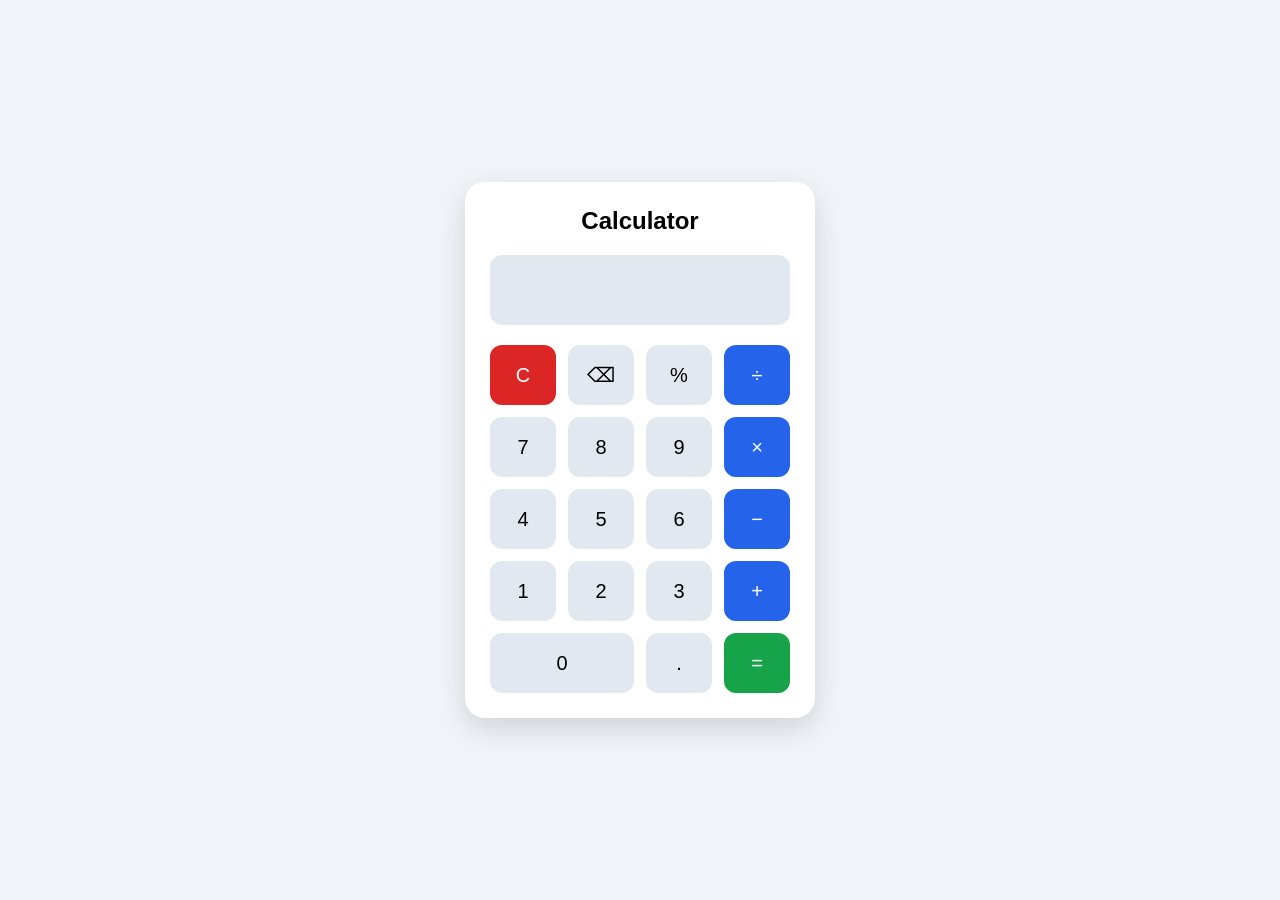
<file: Task 2          Calculator/index.html>
<!DOCTYPE html>
<html lang="en">
<head>
    <meta charset="UTF-8">
    <meta name="viewport" content="width=device-width, initial-scale=1.0">
    <title>Calculator</title>
    <link rel="stylesheet" href="style.css">
</head>

<body>

    <div class="calculator">

        <h2>Calculator</h2>

        <input type="text" id="display" readonly>

        <div class="buttons">

            <button class="clear" onclick="clearDisplay()">C</button>
            <button onclick="deleteLast()">⌫</button>
            <button onclick="appendValue('%')">%</button>
            <button class="operator" onclick="appendValue('/')">÷</button>

            <button onclick="appendValue('7')">7</button>
            <button onclick="appendValue('8')">8</button>
            <button onclick="appendValue('9')">9</button>
            <button class="operator" onclick="appendValue('*')">×</button>

            <button onclick="appendValue('4')">4</button>
            <button onclick="appendValue('5')">5</button>
            <button onclick="appendValue('6')">6</button>
            <button class="operator" onclick="appendValue('-')">−</button>

            <button onclick="appendValue('1')">1</button>
            <button onclick="appendValue('2')">2</button>
            <button onclick="appendValue('3')">3</button>
            <button class="operator" onclick="appendValue('+')">+</button>

            <button onclick="appendValue('0')" class="zero">0</button>
            <button onclick="appendValue('.')">.</button>
            <button class="equal" onclick="calculate()">=</button>

        </div>

    </div>

    <script src="script.js"></script>

</body>
</html>
</file>
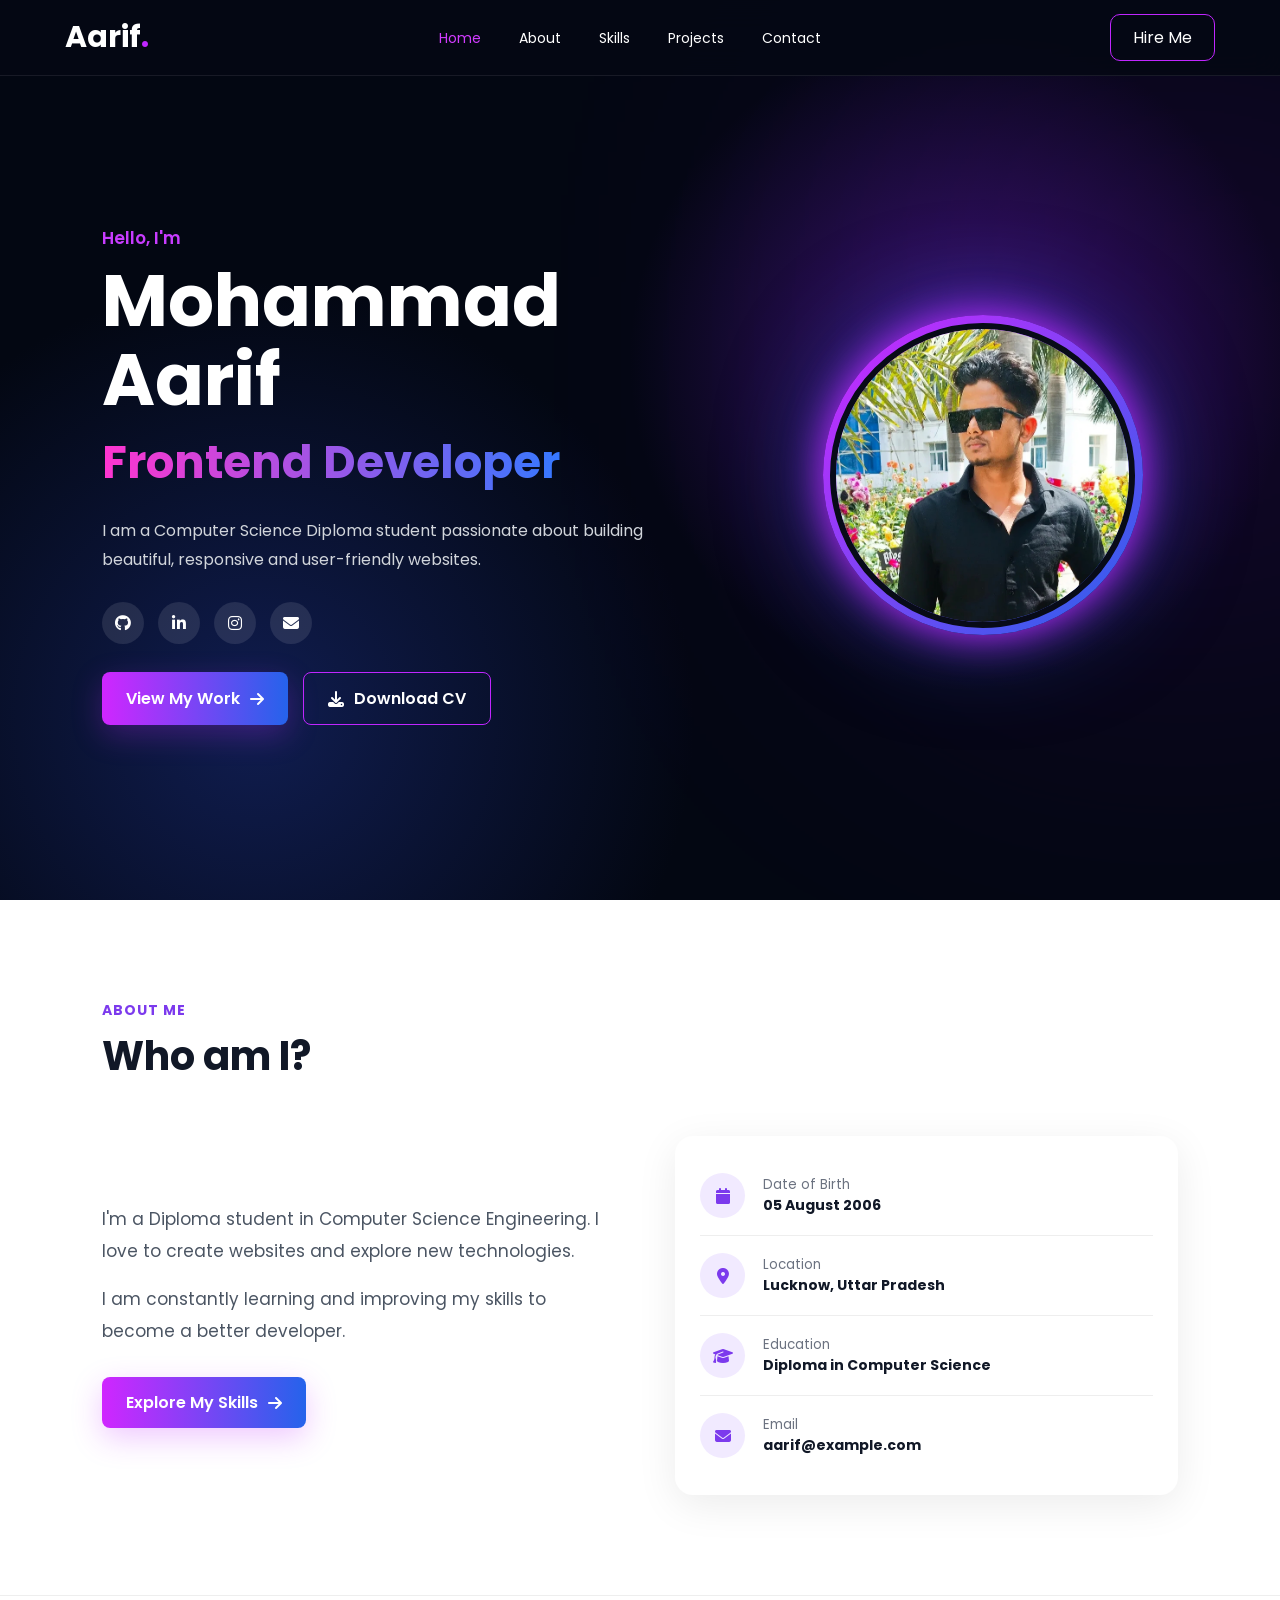
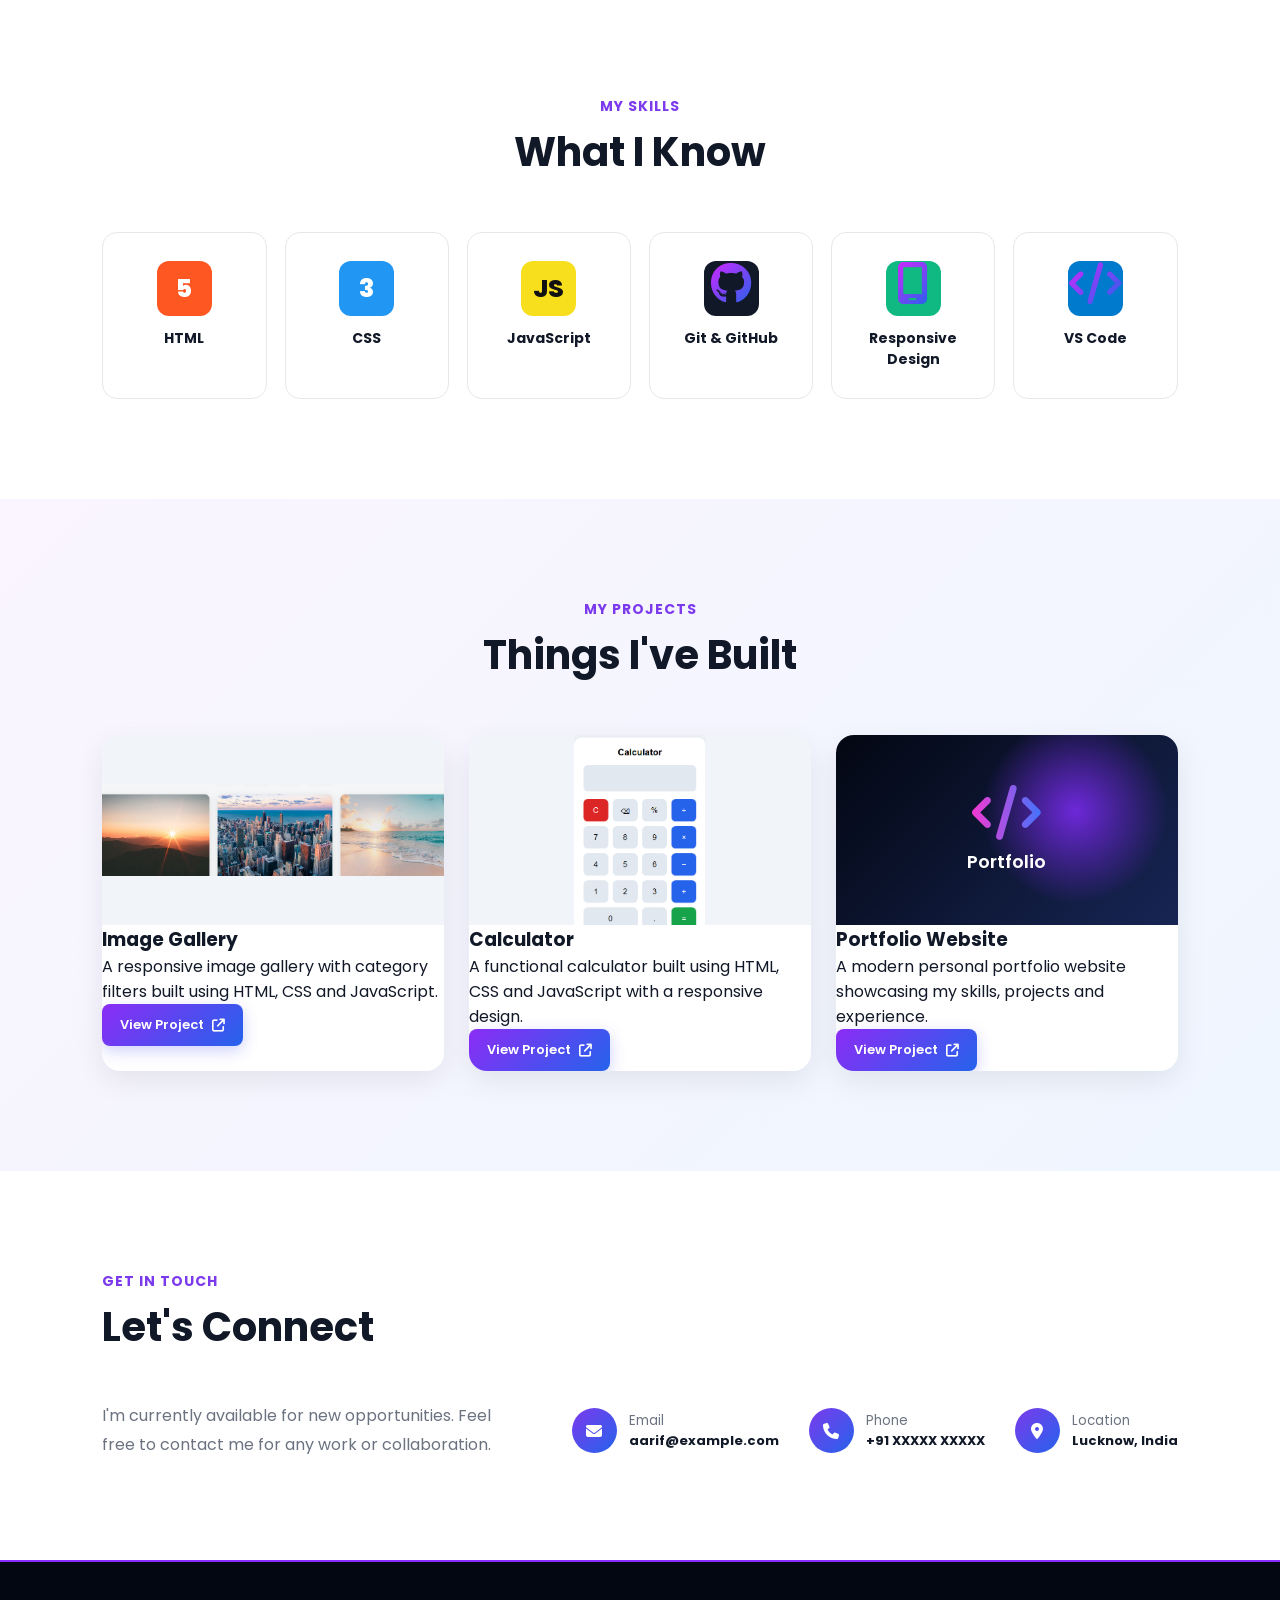
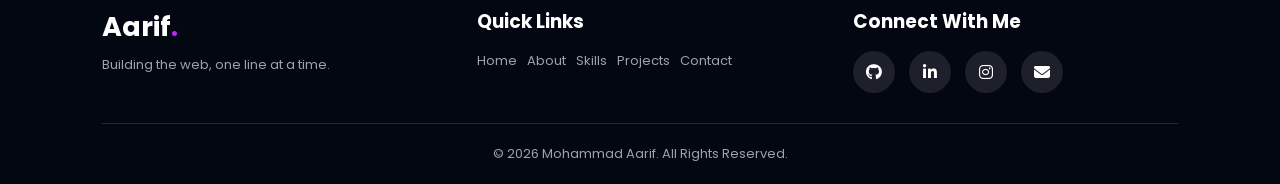
<file: Task 3     portfolio/index.html>
<!doctype html>
<html lang="en">
  <head>
    <meta charset="UTF-8" />
    <meta name="viewport" content="width=device-width, initial-scale=1.0" />

    <title>Mohammad Aarif | Frontend Developer</title>

    <link rel="stylesheet" href="style.css" />

    <!-- Font Awesome Icons -->
    <link
      rel="stylesheet"
      href="https://cdnjs.cloudflare.com/ajax/libs/font-awesome/6.5.2/css/all.min.css"
    />
  </head>

  <body>
    <!-- NAVBAR -->
    <header>
      <nav class="navbar">
        <a href="#home" class="logo"> Aarif<span>.</span> </a>

        <ul class="nav-links">
          <li><a href="#home" class="active">Home</a></li>
          <li><a href="#about">About</a></li>
          <li><a href="#skills">Skills</a></li>
          <li><a href="#projects">Projects</a></li>
          <li><a href="#contact">Contact</a></li>
        </ul>

        <a href="#contact" class="hire-btn">Hire Me</a>
      </nav>
    </header>

    <!-- HOME -->
    <section id="home" class="hero">
      <div class="hero-content">
        <p class="hello">Hello, I'm</p>

        <h1>Mohammad Aarif</h1>

        <h2>
          <span>Frontend Developer</span>
        </h2>

        <p class="hero-description">
          I am a Computer Science Diploma student passionate about building
          beautiful, responsive and user-friendly websites.
        </p>

        <div class="social-icons">
          <a href="#" target="_blank">
            <i class="fa-brands fa-github"></i>
          </a>

          <a href="#" target="_blank">
            <i class="fa-brands fa-linkedin-in"></i>
          </a>

          <a href="#" target="_blank">
            <i class="fa-brands fa-instagram"></i>
          </a>

          <a href="mailto:aarif@example.com">
            <i class="fa-solid fa-envelope"></i>
          </a>
        </div>

        <div class="hero-buttons">
          <a href="#projects" class="main-btn">
            View My Work <i class="fa-solid fa-arrow-right"></i>
          </a>

          <a href="#" class="cv-btn">
            <i class="fa-solid fa-download"></i>
            Download CV
          </a>
        </div>
      </div>

      <!-- PROFILE IMAGE -->
      <div class="hero-image">
        <div class="image-glow"></div>

        <img src="profile.jpg.jpg" alt="Mohammad Aarif" />
      </div>
    </section>

    <!-- ABOUT -->
    <section id="about" class="about section">
      <div class="section-title">
        <p>ABOUT ME</p>
        <h2>Who am I?</h2>
      </div>

      <div class="about-container">
        <div class="about-text">
          <p>
            I'm a Diploma student in Computer Science Engineering. I love to
            create websites and explore new technologies.
          </p>

          <p>
            I am constantly learning and improving my skills to become a better
            developer.
          </p>

          <a href="#skills" class="main-btn">
            Explore My Skills
            <i class="fa-solid fa-arrow-right"></i>
          </a>
        </div>

        <div class="about-info">
          <div class="info-item">
            <i class="fa-solid fa-calendar"></i>
            <div>
              <small>Date of Birth</small>
              <strong>05 August 2006</strong>
            </div>
          </div>

          <div class="info-item">
            <i class="fa-solid fa-location-dot"></i>
            <div>
              <small>Location</small>
              <strong>Lucknow, Uttar Pradesh</strong>
            </div>
          </div>

          <div class="info-item">
            <i class="fa-solid fa-graduation-cap"></i>
            <div>
              <small>Education</small>
              <strong>Diploma in Computer Science</strong>
            </div>
          </div>

          <div class="info-item">
            <i class="fa-solid fa-envelope"></i>
            <div>
              <small>Email</small>
              <strong>aarif@example.com</strong>
            </div>
          </div>
        </div>
      </div>
    </section>

    <!-- SKILLS -->
    <section id="skills" class="skills section">
      <div class="section-title center">
        <p>MY SKILLS</p>
        <h2>What I Know</h2>
      </div>

      <div class="skills-container">
        <div class="skill-card html-skill">
          <div class="skill-logo">5</div>
          <h3>HTML</h3>
        </div>

        <div class="skill-card css-skill">
          <div class="skill-logo">3</div>
          <h3>CSS</h3>
        </div>

        <div class="skill-card js-skill">
          <div class="skill-logo">JS</div>
          <h3>JavaScript</h3>
        </div>

        <div class="skill-card github-skill">
          <div class="skill-logo">
            <i class="fa-brands fa-github"></i>
          </div>
          <h3>Git & GitHub</h3>
        </div>

        <div class="skill-card responsive-skill">
          <div class="skill-logo">
            <i class="fa-solid fa-mobile-screen"></i>
          </div>
          <h3>Responsive Design</h3>
        </div>

        <div class="skill-card vscode-skill">
          <div class="skill-logo">
            <i class="fa-solid fa-code"></i>
          </div>
          <h3>VS Code</h3>
        </div>
      </div>
    </section>

    <!-- PROJECTS -->
    <section id="projects" class="projects section">
      <div class="section-title center">
        <p>MY PROJECTS</p>
        <h2>Things I've Built</h2>
      </div>

      <div class="projects-container">
        <!-- IMAGE GALLERY -->
        <div class="project-card">
          <div class="project-image">
            <img src="gallery.png.png" alt="Image Gallery Project" />
          </div>

          <div class="project-content">
            <h3>Image Gallery</h3>

            <p>
              A responsive image gallery with category filters built using HTML,
              CSS and JavaScript.
            </p>

            <a
              href="https://m-aarif-coder.github.io/CodeAlfa-frontend-task/task-1-image-gallery/"
              style="
                display: inline-flex;
                align-items: center;
                gap: 8px;
                padding: 11px 18px;
                background: linear-gradient(135deg, #8b2cf5, #2563eb);
                color: white;
                border-radius: 8px;
                text-decoration: none;
                font-size: 13px;
                font-weight: 600;
                box-shadow: 0 5px 15px rgba(99, 102, 241, 0.3);
              "
            >
              View Project
              <i class="fa-solid fa-arrow-up-right-from-square"></i>
            </a>
          </div>
        </div>

        <!-- CALCULATOR -->
        <div class="project-card">
          <div class="project-image">
            <img src="calcuator.png.png" alt="Calculator Project" />
          </div>

          <div class="project-content">
            <h3>Calculator</h3>

            <p>
              A functional calculator built using HTML, CSS and JavaScript with
              a responsive design.
            </p>

            <a
              href="https://m-aarif-coder.github.io/CodeAlfa-frontend-task/task-2-calculator/"
              style="
                display: inline-flex;
                align-items: center;
                gap: 8px;
                padding: 11px 18px;
                background: linear-gradient(135deg, #8b2cf5, #2563eb);
                color: white;
                border-radius: 8px;
                text-decoration: none;
                font-size: 13px;
                font-weight: 600;
                box-shadow: 0 5px 15px rgba(99, 102, 241, 0.3);
              "
            >
              View Project
              <i class="fa-solid fa-arrow-up-right-from-square"></i>
            </a>
          </div>
        </div>

        <!-- PORTFOLIO -->
        <div class="project-card">
          <div class="project-image portfolio-project">
            <div>
              <i class="fa-solid fa-code"></i>
              <span>Portfolio</span>
            </div>
          </div>

          <div class="project-content">
            <h3>Portfolio Website</h3>

            <p>
              A modern personal portfolio website showcasing my skills, projects
              and experience.
            </p>

            <a
              href="https://m-aarif-coder.github.io/CodeAlfa-frontend-task/task-3-portfolio/"
              style="
                display: inline-flex;
                align-items: center;
                gap: 8px;
                padding: 11px 18px;
                background: linear-gradient(135deg, #8b2cf5, #2563eb);
                color: white;
                border-radius: 8px;
                text-decoration: none;
                font-size: 13px;
                font-weight: 600;
                box-shadow: 0 5px 15px rgba(99, 102, 241, 0.3);
              "
            >
              View Project
              <i class="fa-solid fa-arrow-up-right-from-square"></i>
            </a>
          </div>
        </div>
      </div>
    </section>

    <!-- CONTACT -->
    <section id="contact" class="contact section">
      <div class="section-title">
        <p>GET IN TOUCH</p>
        <h2>Let's Connect</h2>
      </div>

      <div class="contact-container">
        <div class="contact-text">
          <p>
            I'm currently available for new opportunities. Feel free to contact
            me for any work or collaboration.
          </p>
        </div>

        <div class="contact-info">
          <div class="contact-item">
            <i class="fa-solid fa-envelope"></i>
            <div>
              <small>Email</small>
              <strong>aarif@example.com</strong>
            </div>
          </div>

          <div class="contact-item">
            <i class="fa-solid fa-phone"></i>
            <div>
              <small>Phone</small>
              <strong>+91 XXXXX XXXXX</strong>
            </div>
          </div>

          <div class="contact-item">
            <i class="fa-solid fa-location-dot"></i>
            <div>
              <small>Location</small>
              <strong>Lucknow, India</strong>
            </div>
          </div>
        </div>
      </div>
    </section>

    <!-- FOOTER -->
    <footer>
      <div class="footer-container">
        <div>
          <h2>Aarif<span>.</span></h2>
          <p>Building the web, one line at a time.</p>
        </div>

        <div>
          <h3>Quick Links</h3>

          <div class="footer-links">
            <a href="#home">Home</a>
            <a href="#about">About</a>
            <a href="#skills">Skills</a>
            <a href="#projects">Projects</a>
            <a href="#contact">Contact</a>
          </div>
        </div>

        <div>
          <h3>Connect With Me</h3>

          <div class="social-icons footer-social">
            <a href="#">
              <i class="fa-brands fa-github"></i>
            </a>

            <a href="#">
              <i class="fa-brands fa-linkedin-in"></i>
            </a>

            <a href="#">
              <i class="fa-brands fa-instagram"></i>
            </a>

            <a href="mailto:aarif@example.com">
              <i class="fa-solid fa-envelope"></i>
            </a>
          </div>
        </div>
      </div>

      <div class="copyright">© 2026 Mohammad Aarif. All Rights Reserved.</div>
    </footer>

    <!-- SCROLL TOP -->
    <button id="scrollTop">
      <i class="fa-solid fa-arrow-up"></i>
    </button>

    <script src="script.js"></script>
  </body>
</html>
</file>
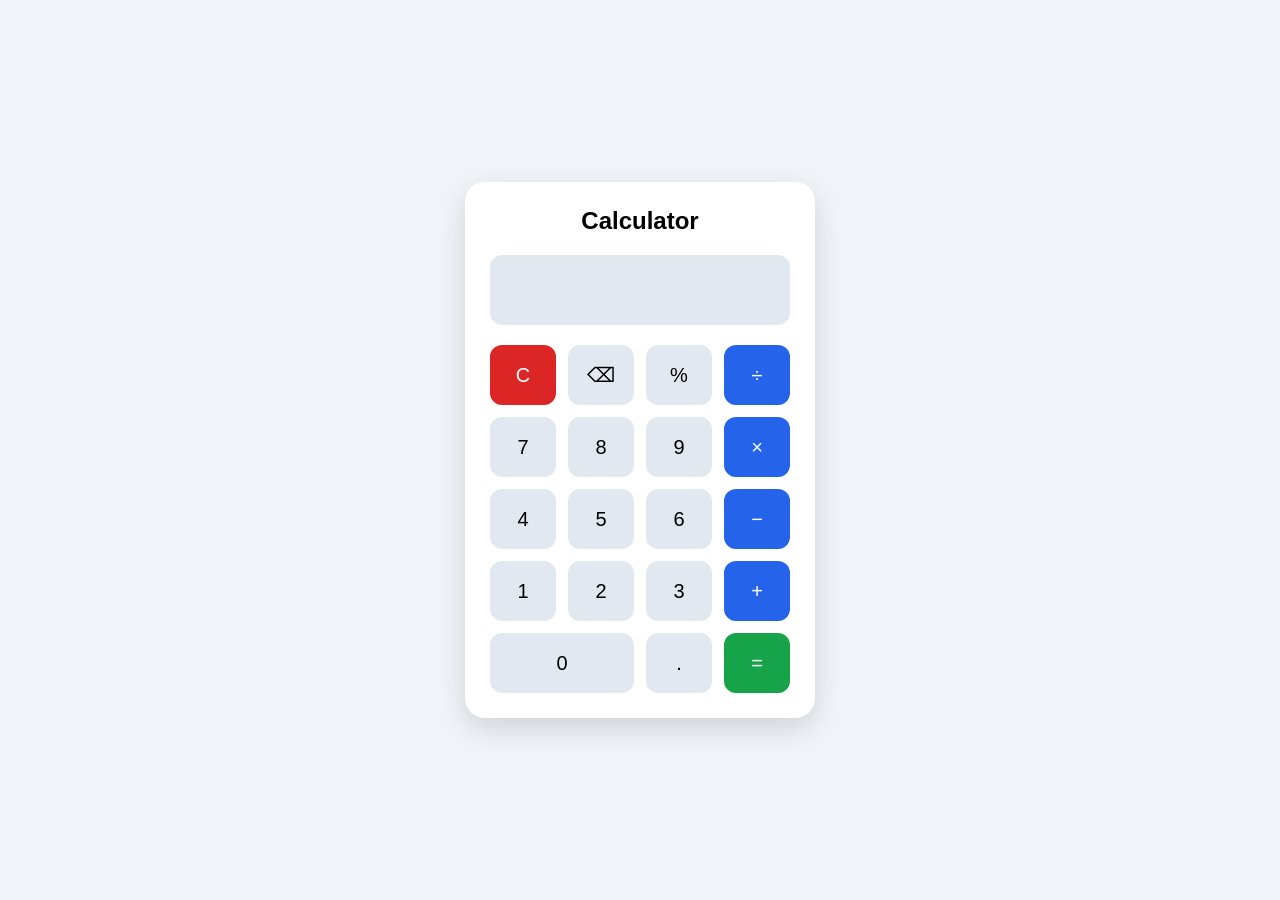
<file: task-2-calculator/index.html>
<!DOCTYPE html>
<html lang="en">
<head>
    <meta charset="UTF-8">
    <meta name="viewport" content="width=device-width, initial-scale=1.0">
    <title>Calculator</title>
    <link rel="stylesheet" href="style.css">
</head>

<body>

    <div class="calculator">

        <h2>Calculator</h2>

        <input type="text" id="display" readonly>

        <div class="buttons">

            <button class="clear" onclick="clearDisplay()">C</button>
            <button onclick="deleteLast()">⌫</button>
            <button onclick="appendValue('%')">%</button>
            <button class="operator" onclick="appendValue('/')">÷</button>

            <button onclick="appendValue('7')">7</button>
            <button onclick="appendValue('8')">8</button>
            <button onclick="appendValue('9')">9</button>
            <button class="operator" onclick="appendValue('*')">×</button>

            <button onclick="appendValue('4')">4</button>
            <button onclick="appendValue('5')">5</button>
            <button onclick="appendValue('6')">6</button>
            <button class="operator" onclick="appendValue('-')">−</button>

            <button onclick="appendValue('1')">1</button>
            <button onclick="appendValue('2')">2</button>
            <button onclick="appendValue('3')">3</button>
            <button class="operator" onclick="appendValue('+')">+</button>

            <button onclick="appendValue('0')" class="zero">0</button>
            <button onclick="appendValue('.')">.</button>
            <button class="equal" onclick="calculate()">=</button>

        </div>

    </div>

    <script src="script.js"></script>

</body>
</html>
</file>
<file: Task 2          Calculator/style.css>
* {
    margin: 0;
    padding: 0;
    box-sizing: border-box;
}

body {
    min-height: 100vh;
    display: flex;
    justify-content: center;
    align-items: center;

    font-family: Arial, sans-serif;
    background: #f1f5f9;
}

.calculator {
    width: 350px;
    padding: 25px;

    background: white;
    border-radius: 20px;

    box-shadow: 0 10px 30px rgba(0, 0, 0, 0.15);
}

.calculator h2 {
    text-align: center;
    margin-bottom: 20px;
}

#display {
    width: 100%;
    height: 70px;

    border: none;
    border-radius: 12px;

    background: #e2e8f0;

    text-align: right;
    font-size: 30px;

    padding: 10px 15px;
    margin-bottom: 20px;
}

.buttons {
    display: grid;
    grid-template-columns: repeat(4, 1fr);
    gap: 12px;
}

button {
    height: 60px;

    border: none;
    border-radius: 12px;

    font-size: 20px;
    cursor: pointer;

    background: #e2e8f0;

    transition: 0.2s;
}

button:hover {
    transform: scale(1.05);
}

.operator {
    background: #2563eb;
    color: white;
}

.equal {
    background: #16a34a;
    color: white;
}

.clear {
    background: #dc2626;
    color: white;
}

.zero {
    grid-column: span 2;
}

@media (max-width: 400px) {

    .calculator {
        width: 90%;
    }

    button {
        height: 55px;
    }
}
</file>
<file: Task 3     portfolio/style.css>
@import url('https://fonts.googleapis.com/css2?family=Poppins:wght@300;400;500;600;700;800&display=swap');

* {
    margin: 0;
    padding: 0;
    box-sizing: border-box;
    scroll-behavior: smooth;
}

body {
    font-family: 'Poppins', sans-serif;
    color: #111827;
    background: #ffffff;
    overflow-x: hidden;
}

a {
    text-decoration: none;
}

ul {
    list-style: none;
}


/* ================= NAVBAR ================= */

header {
    position: fixed;
    top: 0;
    width: 100%;
    z-index: 1000;
    background: rgba(5, 8, 20, 0.9);
    backdrop-filter: blur(15px);
    border-bottom: 1px solid rgba(255,255,255,0.08);
}

.navbar {
    max-width: 1200px;
    margin: auto;
    height: 75px;
    padding: 0 25px;

    display: flex;
    align-items: center;
    justify-content: space-between;
}

.logo {
    color: white;
    font-size: 30px;
    font-weight: 700;
}

.logo span,
footer span {
    color: #c026ff;
}

.nav-links {
    display: flex;
    gap: 38px;
}

.nav-links a {
    color: white;
    font-size: 14px;
    transition: 0.3s;
}

.nav-links a:hover,
.nav-links a.active {
    color: #d13cff;
}

.hire-btn {
    color: white;
    border: 1px solid #c026ff;
    padding: 10px 22px;
    border-radius: 10px;
    transition: 0.3s;
}

.hire-btn:hover {
    background: linear-gradient(90deg, #c026ff, #2563eb);
}


/* ================= HERO ================= */

.hero {
    min-height: 100vh;
    padding: 130px 8% 80px;

    display: flex;
    align-items: center;
    justify-content: space-between;

    position: relative;
    overflow: hidden;

    color: white;

    background:
        radial-gradient(circle at 75% 40%, #35136b 0%, transparent 30%),
        radial-gradient(circle at 20% 80%, #101d50 0%, transparent 35%),
        #030712;
}

.hero::before {
    content: "";
    position: absolute;
    width: 500px;
    height: 500px;
    background: #9d00ff;
    filter: blur(180px);
    opacity: 0.15;
    right: -150px;
    top: 100px;
}

.hero-content {
    max-width: 650px;
    z-index: 2;
}

.hello {
    color: #c83cff;
    font-size: 17px;
    font-weight: 600;
}

.hero h1 {
    font-size: clamp(45px, 6vw, 72px);
    line-height: 1.1;
    margin: 10px 0;
}

.hero h2 {
    font-size: clamp(28px, 4vw, 45px);
    margin-bottom: 20px;
}

.hero h2 span {
    background: linear-gradient(90deg, #ff35cf, #3678ff);
    -webkit-background-clip: text;
    color: transparent;
}

.hero-description {
    color: #d1d5db;
    line-height: 1.8;
    max-width: 600px;
}

.social-icons {
    display: flex;
    gap: 14px;
    margin: 28px 0;
}

.social-icons a {
    width: 42px;
    height: 42px;

    display: flex;
    align-items: center;
    justify-content: center;

    color: white;
    background: rgba(255,255,255,0.1);
    border-radius: 50%;

    transition: 0.3s;
}

.social-icons a:hover {
    transform: translateY(-5px);
    background: linear-gradient(135deg, #c026ff, #2563eb);
}

.hero-buttons {
    display: flex;
    gap: 15px;
    flex-wrap: wrap;
}

.main-btn,
.cv-btn {
    display: inline-flex;
    align-items: center;
    gap: 10px;

    padding: 13px 24px;
    border-radius: 8px;
    font-weight: 600;

    transition: 0.3s;
}

.main-btn {
    color: white;
    background: linear-gradient(90deg, #d026ff, #2563eb);
    box-shadow: 0 10px 30px rgba(192,38,255,0.25);
}

.main-btn:hover {
    transform: translateY(-3px);
}

.cv-btn {
    color: white;
    border: 1px solid #c026ff;
}

.cv-btn:hover {
    background: rgba(192,38,255,0.15);
}


/* PROFILE IMAGE */

.hero-image {
    width: 390px;
    height: 390px;
    position: relative;
    display: flex;
    align-items: center;
    justify-content: center;
}

.hero-image::before {
    content: "";
    position: absolute;
    width: 320px;
    height: 320px;

    border-radius: 50%;

    background: linear-gradient(135deg, #d026ff, #2563eb);

    box-shadow:
        0 0 40px #c026ff,
        0 0 100px rgba(37,99,235,0.5);
}

.hero-image img {
    width: 305px;
    height: 305px;

    object-fit: cover;
    border-radius: 50%;

    position: relative;
    z-index: 2;

    border: 6px solid #080b18;
}


/* ================= SECTIONS ================= */

.section {
    padding: 100px 8%;
}

.section-title p {
    color: #7c3aed;
    font-size: 14px;
    font-weight: 700;
    letter-spacing: 1px;
}

.section-title h2 {
    font-size: 40px;
    margin-top: 5px;
}

.center {
    text-align: center;
}


/* ================= ABOUT ================= */

.about {
    background: #ffffff;
}

.about-container {
    max-width: 1150px;
    margin: 50px auto 0;

    display: grid;
    grid-template-columns: 1fr 1fr;
    gap: 70px;
    align-items: center;
}

.about-text p {
    font-size: 17px;
    color: #4b5563;
    line-height: 1.9;
    margin-bottom: 15px;
}

.about-text .main-btn {
    margin-top: 15px;
}

.about-info {
    padding: 20px 25px;

    background: white;
    border-radius: 18px;

    box-shadow: 0 10px 40px rgba(0,0,0,0.08);
}

.info-item {
    display: flex;
    align-items: center;
    gap: 18px;

    padding: 17px 0;
    border-bottom: 1px solid #eee;
}

.info-item:last-child {
    border-bottom: none;
}

.info-item > i {
    width: 45px;
    height: 45px;

    display: flex;
    align-items: center;
    justify-content: center;

    border-radius: 50%;

    color: #7c3aed;
    background: #f1eaff;
}

.info-item div {
    display: flex;
    flex-direction: column;
}

.info-item small {
    color: #6b7280;
}

.info-item strong {
    font-size: 14px;
}


/* ================= SKILLS ================= */

.skills {
    border-top: 1px solid #eee;
}

.skills-container {
    max-width: 1100px;
    margin: 50px auto 0;

    display: grid;
    grid-template-columns: repeat(6, 1fr);
    gap: 18px;
}

.skill-card {
    padding: 28px 10px;

    border: 1px solid #e5e7eb;
    border-radius: 15px;

    text-align: center;

    background: white;

    transition: 0.3s;
}

.skill-card:hover {
    transform: translateY(-8px);
    box-shadow: 0 15px 30px rgba(0,0,0,0.1);
}

.skill-card i {
    font-size: 42px;
    margin-bottom: 12px;

    background: linear-gradient(135deg, #d026ff, #2563eb);
    -webkit-background-clip: text;
    color: transparent;
}

.skill-card h3 {
    font-size: 14px;
}


/* ================= PROJECTS ================= */

.projects {
    background: linear-gradient(135deg, #faf5ff, #eff6ff);
}

.projects-container {
    max-width: 1100px;
    margin: 50px auto 0;

    display: grid;
    grid-template-columns: repeat(3, 1fr);
    gap: 25px;
}

.project-card {
    background: white;
    border-radius: 18px;
    overflow: hidden;

    box-shadow: 0 10px 30px rgba(0,0,0,0.08);

    transition: 0.3s;
}

.project-card:hover {
    transform: translateY(-8px);
}

.project-image {
    height: 190px;
    overflow: hidden;
    background: #f1f5f9;
    display: flex;
    align-items: center;
    justify-content: center;
}

.project-image img {
    width: 100%;
    height: 100%;
    object-fit: contain;
    display: block;
    background: #f1f5f9;
    transition: 0.5s;
}

.project-card:hover .project-image img {
    transform: scale(1.05);
}


/* Portfolio Project */

.portfolio-project {
    height: 190px;

    display: flex;
    align-items: center;
    justify-content: center;

    background:
        radial-gradient(circle at 70% 40%, #6d28d9, transparent 35%),
        linear-gradient(135deg, #030712, #172554);

    color: white;
}

.portfolio-project div {
    text-align: center;
}

.portfolio-project i {
    display: block;
    font-size: 55px;

    margin-bottom: 8px;

    background: linear-gradient(90deg, #ff35cf, #3678ff);
    -webkit-background-clip: text;
    color: transparent;
}

.portfolio-project span {
    font-size: 18px;
    font-weight: 600;
}

/* ================= CONTACT ================= */

.contact {
    background: white;
}

.contact-container {
    max-width: 1100px;
    margin: 45px auto 0;

    display: flex;
    justify-content: space-between;
    gap: 50px;
    align-items: center;
}

.contact-text {
    max-width: 400px;
    color: #6b7280;
    line-height: 1.8;
}

.contact-info {
    display: flex;
    gap: 30px;
}

.contact-item {
    display: flex;
    gap: 12px;
    align-items: center;
}

.contact-item > i {
    width: 45px;
    height: 45px;

    display: flex;
    align-items: center;
    justify-content: center;

    border-radius: 50%;

    color: white;
    background: linear-gradient(135deg, #7c3aed, #2563eb);
}

.contact-item div {
    display: flex;
    flex-direction: column;
}

.contact-item small {
    color: #6b7280;
}

.contact-item strong {
    font-size: 13px;
}


/* ================= FOOTER ================= */

footer {
    background: #030712;
    color: white;
    padding: 45px 8% 20px;
    border-top: 2px solid #8b2cff;
}

.footer-container {
    max-width: 1100px;
    margin: auto;

    display: grid;
    grid-template-columns: 1fr 1fr 1fr;
    gap: 50px;
}

.footer-container h2 {
    font-size: 27px;
}

.footer-container p {
    color: #9ca3af;
    margin-top: 8px;
    font-size: 13px;
}

.footer-container h3 {
    margin-bottom: 15px;
}

.footer-links {
    display: flex;
    flex-wrap: wrap;
    gap: 10px;
}

.footer-links a {
    color: #9ca3af;
    font-size: 13px;
}

.footer-links a:hover {
    color: #c026ff;
}

.footer-social {
    margin: 0;
}

.copyright {
    max-width: 1100px;
    margin: 30px auto 0;
    padding-top: 20px;

    border-top: 1px solid #1f2937;

    text-align: center;
    color: #9ca3af;
    font-size: 13px;
}


/* SCROLL TOP */

#scrollTop {
    position: fixed;
    right: 25px;
    bottom: 25px;

    width: 45px;
    height: 45px;

    border: none;
    border-radius: 6px;

    color: white;
    background: linear-gradient(135deg, #c026ff, #7c3aed);

    cursor: pointer;

    display: none;
}


/* ================= MOBILE ================= */

@media (max-width: 900px) {

    .nav-links {
        gap: 15px;
    }

    .hero {
        text-align: center;
        flex-direction: column;
        gap: 60px;
    }

    .social-icons,
    .hero-buttons {
        justify-content: center;
    }

    .about-container {
        grid-template-columns: 1fr;
    }

    .skills-container {
        grid-template-columns: repeat(3, 1fr);
    }

    .projects-container {
        grid-template-columns: 1fr 1fr;
    }

    .contact-container {
        flex-direction: column;
        align-items: flex-start;
    }

    .contact-info {
        flex-wrap: wrap;
    }
}


@media (max-width: 600px) {

    .navbar {
        height: auto;
        padding: 15px;
        flex-wrap: wrap;
        gap: 15px;
    }

    .nav-links {
        order: 3;
        width: 100%;
        justify-content: center;
        flex-wrap: wrap;
    }

    .hire-btn {
        display: none;
    }

    .hero {
        padding-top: 160px;
    }

    .hero-image {
        width: 300px;
        height: 300px;
    }

    .hero-image::before {
        width: 245px;
        height: 245px;
    }

    .hero-image img {
        width: 230px;
        height: 230px;
    }

    .skills-container {
        grid-template-columns: 1fr 1fr;
    }

    .projects-container {
        grid-template-columns: 1fr;
    }

    .contact-info {
        flex-direction: column;
    }

    .footer-container {
        grid-template-columns: 1fr;
    }
}

.skill-logo {
    width: 55px;
    height: 55px;

    margin: 0 auto 12px;

    display: flex;
    align-items: center;
    justify-content: center;

    border-radius: 12px;

    font-size: 25px;
    font-weight: 800;
}

.html-skill .skill-logo {
    background: #ff5722;
    color: white;
}

.css-skill .skill-logo {
    background: #2196f3;
    color: white;
}

.js-skill .skill-logo {
    background: #f7df1e;
    color: #111;
}

.github-skill .skill-logo {
    background: #111827;
    color: white;
}

.responsive-skill .skill-logo {
    background: #10b981;
    color: white;
}

.vscode-skill .skill-logo {
    background: #007acc;
    color: white;
}

.skill-card:hover .skill-logo {
    transform: scale(1.1) rotate(3deg);
}

.skill-logo {
    transition: 0.3s;
}
</file>
<file: task-2-calculator/style.css>
* {
    margin: 0;
    padding: 0;
    box-sizing: border-box;
}

body {
    min-height: 100vh;
    display: flex;
    justify-content: center;
    align-items: center;

    font-family: Arial, sans-serif;
    background: #f1f5f9;
}

.calculator {
    width: 350px;
    padding: 25px;

    background: white;
    border-radius: 20px;

    box-shadow: 0 10px 30px rgba(0, 0, 0, 0.15);
}

.calculator h2 {
    text-align: center;
    margin-bottom: 20px;
}

#display {
    width: 100%;
    height: 70px;

    border: none;
    border-radius: 12px;

    background: #e2e8f0;

    text-align: right;
    font-size: 30px;

    padding: 10px 15px;
    margin-bottom: 20px;
}

.buttons {
    display: grid;
    grid-template-columns: repeat(4, 1fr);
    gap: 12px;
}

button {
    height: 60px;

    border: none;
    border-radius: 12px;

    font-size: 20px;
    cursor: pointer;

    background: #e2e8f0;

    transition: 0.2s;
}

button:hover {
    transform: scale(1.05);
}

.operator {
    background: #2563eb;
    color: white;
}

.equal {
    background: #16a34a;
    color: white;
}

.clear {
    background: #dc2626;
    color: white;
}

.zero {
    grid-column: span 2;
}

@media (max-width: 400px) {

    .calculator {
        width: 90%;
    }

    button {
        height: 55px;
    }
}
</file>
